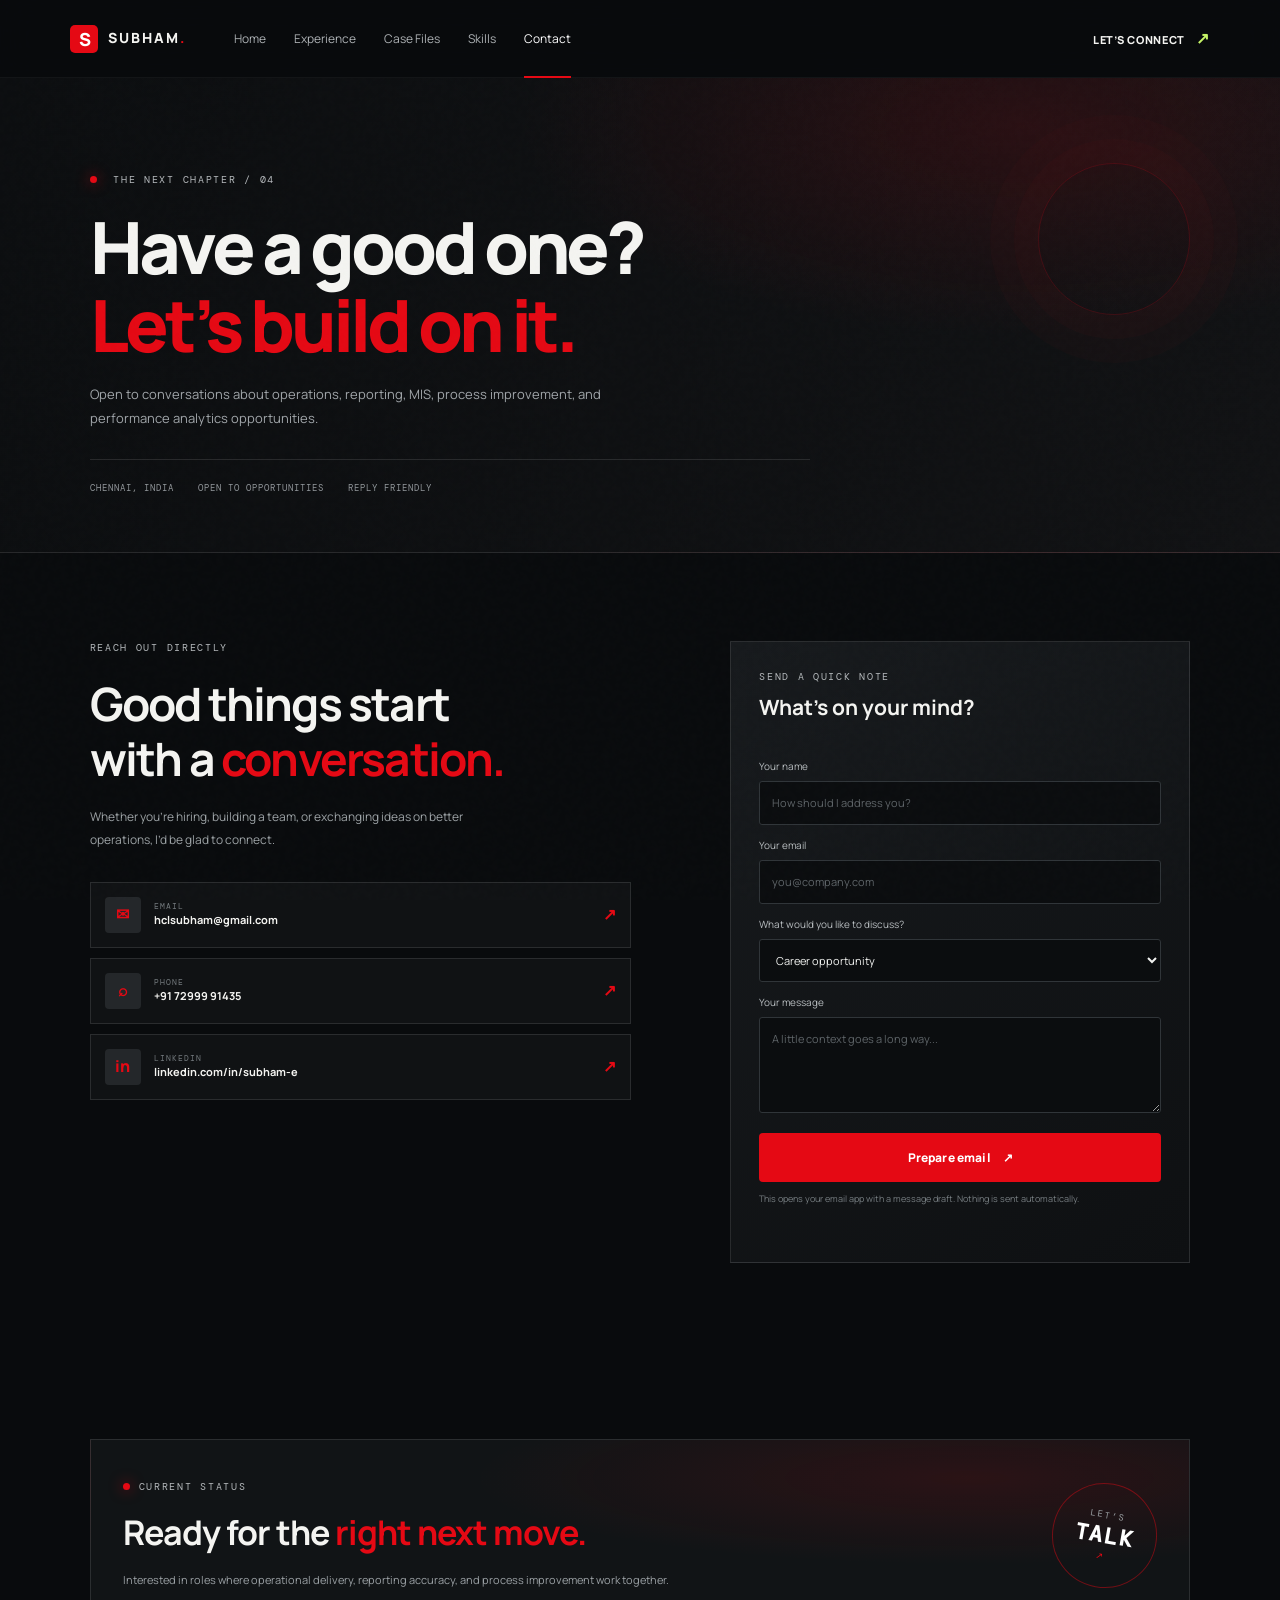
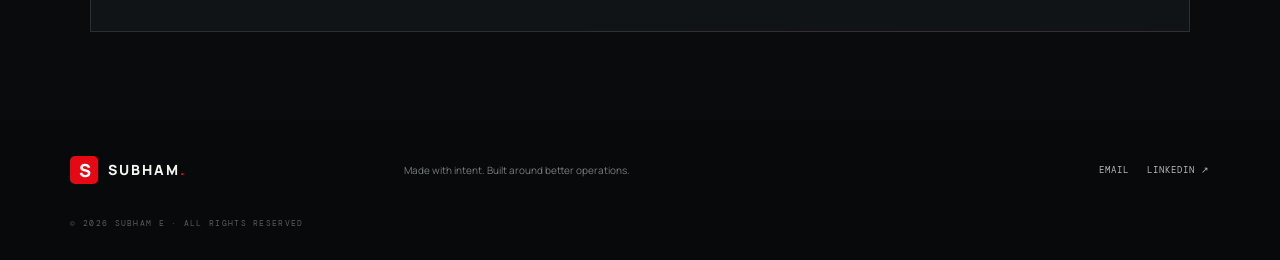
<file: contact.html>
<!DOCTYPE html><html lang="en"><head><meta charset="UTF-8"><meta name="viewport" content="width=device-width, initial-scale=1.0"><title>Contact | Subham E</title><link rel="stylesheet" href="styles.css"></head><body><div class="noise"></div><header class="topbar"><a class="brand" href="portfolio.html"><span class="brand-mark">S</span><span>SUBHAM<span class="brand-dot">.</span></span></a><nav class="main-nav"><a href="portfolio.html">Home</a><a href="experience.html">Experience</a><a href="projects.html">Case Files</a><a href="skills.html">Skills</a><a class="active" href="contact.html">Contact</a></nav><a class="top-cta" href="mailto:hclsubham@gmail.com">Let’s connect <span>↗</span></a><button class="menu-toggle" aria-label="Toggle navigation" aria-expanded="false">☰</button></header>
<main><section class="page-hero contact-hero"><p class="eyebrow"><span class="live-dot"></span> THE NEXT CHAPTER / 04</p><h1>Have a good one?<br><span>Let’s build on it.</span></h1><p>Open to conversations about operations, reporting, MIS, process improvement, and performance analytics opportunities.</p><div class="page-hero-meta"><span>CHENNAI, INDIA</span><span>OPEN TO OPPORTUNITIES</span><span>REPLY FRIENDLY</span></div></section>
<section class="section section-pad contact-layout"><div class="contact-copy"><p class="eyebrow">REACH OUT DIRECTLY</p><h2>Good things start<br>with a <span>conversation.</span></h2><p>Whether you’re hiring, building a team, or exchanging ideas on better operations, I’d be glad to connect.</p><div class="contact-links"><a href="mailto:hclsubham@gmail.com" class="contact-link"><span class="contact-icon">✉</span><span><small>EMAIL</small><strong>hclsubham@gmail.com</strong></span><b>↗</b></a><a href="tel:+917299991435" class="contact-link"><span class="contact-icon">⌕</span><span><small>PHONE</small><strong>+91 72999 91435</strong></span><b>↗</b></a><a href="https://www.linkedin.com/in/subham-e" target="_blank" rel="noreferrer" class="contact-link"><span class="contact-icon">in</span><span><small>LINKEDIN</small><strong>linkedin.com/in/subham-e</strong></span><b>↗</b></a></div></div>
<div class="contact-form-card"><p class="eyebrow">SEND A QUICK NOTE</p><h3>What’s on your mind?</h3><form id="contact-form"><label for="name">Your name</label><input id="name" name="name" type="text" placeholder="How should I address you?" required><label for="email">Your email</label><input id="email" name="email" type="email" placeholder="you@company.com" required><label for="topic">What would you like to discuss?</label><select id="topic" name="topic"><option>Career opportunity</option><option>Operations / reporting</option><option>Networking</option><option>Other</option></select><label for="message">Your message</label><textarea id="message" name="message" rows="4" placeholder="A little context goes a long way..." required></textarea><button class="btn btn-primary form-submit" type="submit">Prepare email <span>↗</span></button><p class="form-note">This opens your email app with a message draft. Nothing is sent automatically.</p><p class="form-status" id="form-status" aria-live="polite"></p></form></div></section>
<section class="section section-pad"><div class="availability-card"><div><span class="live-dot"></span><span class="eyebrow">CURRENT STATUS</span><h2>Ready for the <span>right next move.</span></h2><p>Interested in roles where operational delivery, reporting accuracy, and process improvement work together.</p></div><div class="availability-stamp"><span>LET’S</span><strong>TALK</strong><span>↗</span></div></div></section></main><footer class="footer"><a class="brand" href="portfolio.html"><span class="brand-mark">S</span><span>SUBHAM<span class="brand-dot">.</span></span></a><p>Made with intent. Built around better operations.</p><div><a href="mailto:hclsubham@gmail.com">EMAIL</a><a href="https://www.linkedin.com/in/subham-e" target="_blank" rel="noreferrer">LINKEDIN ↗</a></div><small>© <span class="year"></span> SUBHAM E · ALL RIGHTS RESERVED</small></footer><script src="script.js"></script></body></html>
</file>
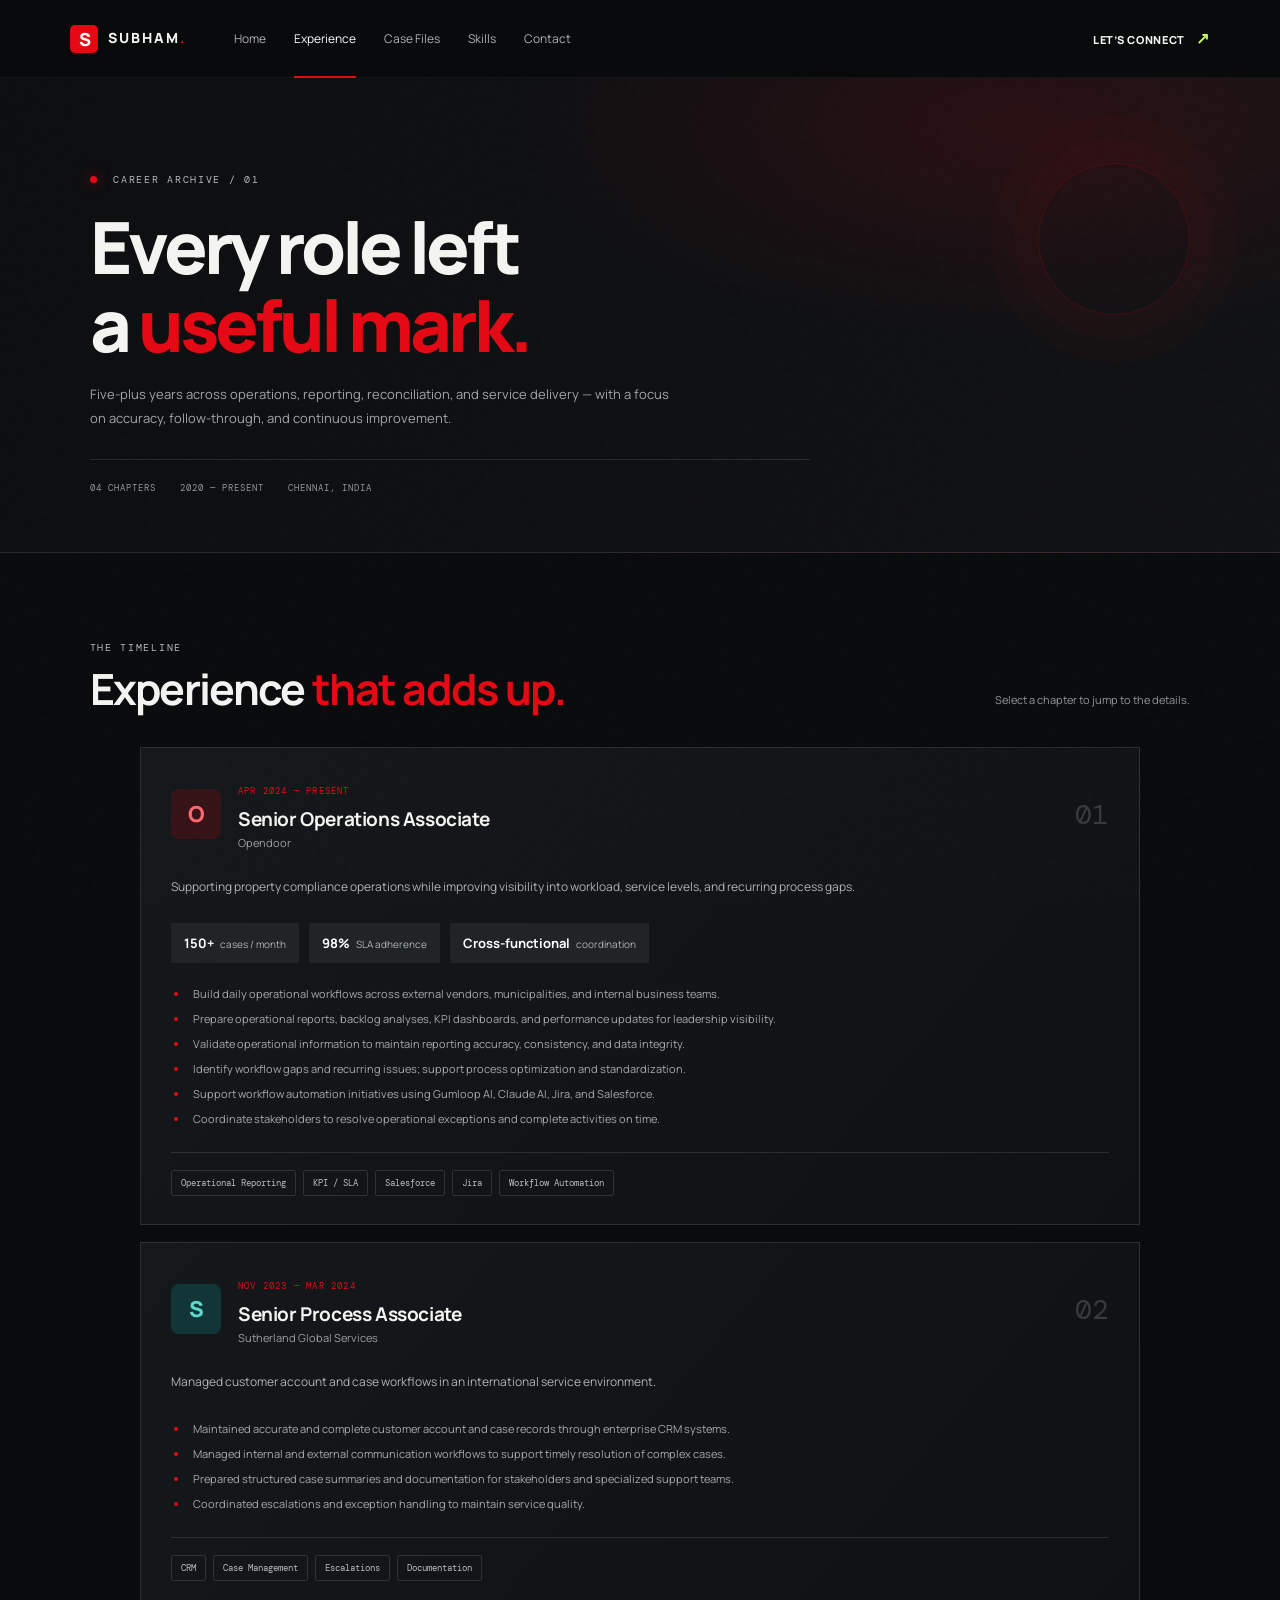
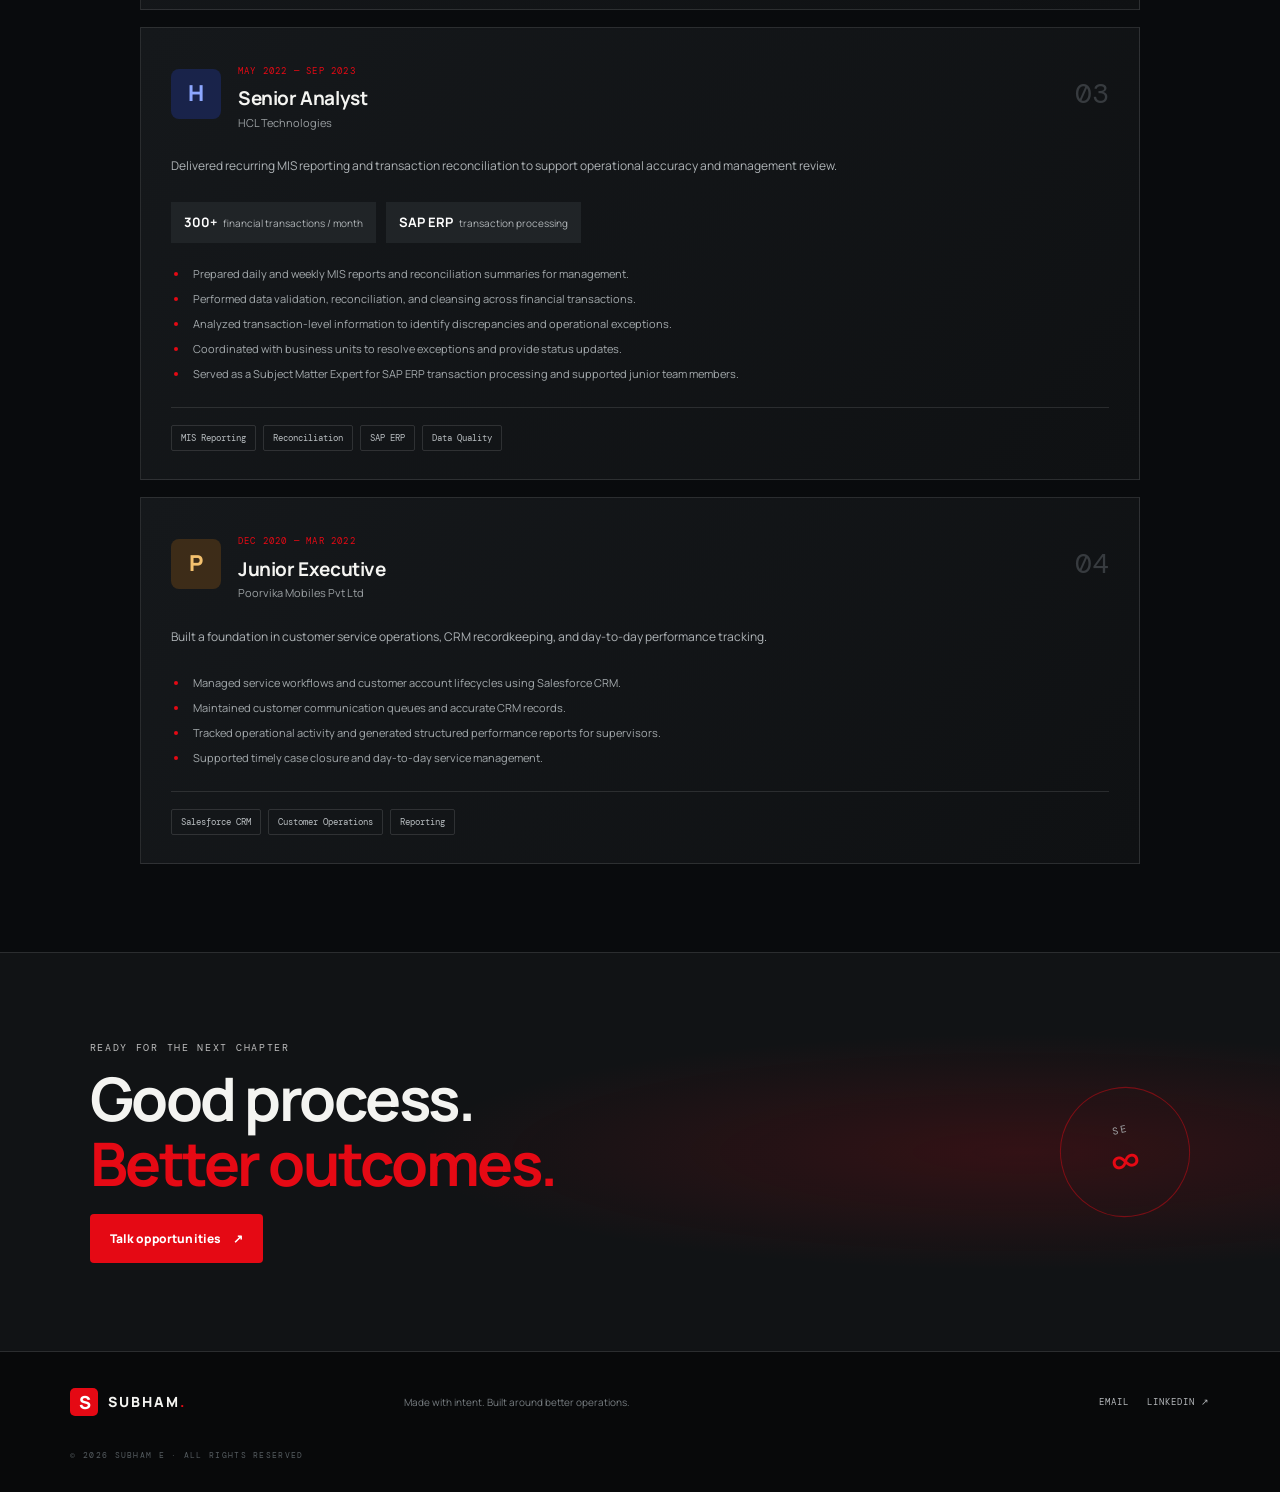
<file: experience.html>
<!DOCTYPE html><html lang="en"><head><meta charset="UTF-8"><meta name="viewport" content="width=device-width, initial-scale=1.0"><title>Experience | Subham E</title><link rel="stylesheet" href="styles.css"></head><body><div class="noise"></div><header class="topbar"><a class="brand" href="portfolio.html"><span class="brand-mark">S</span><span>SUBHAM<span class="brand-dot">.</span></span></a><nav class="main-nav"><a href="portfolio.html">Home</a><a class="active" href="experience.html">Experience</a><a href="projects.html">Case Files</a><a href="skills.html">Skills</a><a href="contact.html">Contact</a></nav><a class="top-cta" href="contact.html">Let’s connect <span>↗</span></a><button class="menu-toggle" aria-label="Toggle navigation" aria-expanded="false">☰</button></header>
<main><section class="page-hero"><p class="eyebrow"><span class="live-dot"></span> CAREER ARCHIVE / 01</p><h1>Every role left<br>a <span>useful mark.</span></h1><p>Five-plus years across operations, reporting, reconciliation, and service delivery — with a focus on accuracy, follow-through, and continuous improvement.</p><div class="page-hero-meta"><span>04 CHAPTERS</span><span>2020 — PRESENT</span><span>CHENNAI, INDIA</span></div></section>
<section class="section section-pad"><div class="section-heading"><div><p class="eyebrow">THE TIMELINE</p><h2>Experience <span>that adds up.</span></h2></div><span class="section-note">Select a chapter to jump to the details.</span></div>
<div class="timeline">
<article class="role-card" id="opendoor"><div class="role-top"><div class="company-mark mark-od">O</div><div class="role-title"><span class="role-date">APR 2024 — PRESENT</span><h3>Senior Operations Associate</h3><p>Opendoor</p></div><span class="role-number">01</span></div><p class="role-summary">Supporting property compliance operations while improving visibility into workload, service levels, and recurring process gaps.</p><div class="role-metrics"><span><b>150+</b> cases / month</span><span><b>98%</b> SLA adherence</span><span><b>Cross-functional</b> coordination</span></div><ul class="detail-list"><li>Build daily operational workflows across external vendors, municipalities, and internal business teams.</li><li>Prepare operational reports, backlog analyses, KPI dashboards, and performance updates for leadership visibility.</li><li>Validate operational information to maintain reporting accuracy, consistency, and data integrity.</li><li>Identify workflow gaps and recurring issues; support process optimization and standardization.</li><li>Support workflow automation initiatives using Gumloop AI, Claude AI, Jira, and Salesforce.</li><li>Coordinate stakeholders to resolve operational exceptions and complete activities on time.</li></ul><div class="tag-list"><span>Operational Reporting</span><span>KPI / SLA</span><span>Salesforce</span><span>Jira</span><span>Workflow Automation</span></div></article>
<article class="role-card" id="sutherland"><div class="role-top"><div class="company-mark mark-sg">S</div><div class="role-title"><span class="role-date">NOV 2023 — MAR 2024</span><h3>Senior Process Associate</h3><p>Sutherland Global Services</p></div><span class="role-number">02</span></div><p class="role-summary">Managed customer account and case workflows in an international service environment.</p><ul class="detail-list"><li>Maintained accurate and complete customer account and case records through enterprise CRM systems.</li><li>Managed internal and external communication workflows to support timely resolution of complex cases.</li><li>Prepared structured case summaries and documentation for stakeholders and specialized support teams.</li><li>Coordinated escalations and exception handling to maintain service quality.</li></ul><div class="tag-list"><span>CRM</span><span>Case Management</span><span>Escalations</span><span>Documentation</span></div></article>
<article class="role-card" id="hcl"><div class="role-top"><div class="company-mark mark-hcl">H</div><div class="role-title"><span class="role-date">MAY 2022 — SEP 2023</span><h3>Senior Analyst</h3><p>HCL Technologies</p></div><span class="role-number">03</span></div><p class="role-summary">Delivered recurring MIS reporting and transaction reconciliation to support operational accuracy and management review.</p><div class="role-metrics"><span><b>300+</b> financial transactions / month</span><span><b>SAP ERP</b> transaction processing</span></div><ul class="detail-list"><li>Prepared daily and weekly MIS reports and reconciliation summaries for management.</li><li>Performed data validation, reconciliation, and cleansing across financial transactions.</li><li>Analyzed transaction-level information to identify discrepancies and operational exceptions.</li><li>Coordinated with business units to resolve exceptions and provide status updates.</li><li>Served as a Subject Matter Expert for SAP ERP transaction processing and supported junior team members.</li></ul><div class="tag-list"><span>MIS Reporting</span><span>Reconciliation</span><span>SAP ERP</span><span>Data Quality</span></div></article>
<article class="role-card" id="poorvika"><div class="role-top"><div class="company-mark mark-pm">P</div><div class="role-title"><span class="role-date">DEC 2020 — MAR 2022</span><h3>Junior Executive</h3><p>Poorvika Mobiles Pvt Ltd</p></div><span class="role-number">04</span></div><p class="role-summary">Built a foundation in customer service operations, CRM recordkeeping, and day-to-day performance tracking.</p><ul class="detail-list"><li>Managed service workflows and customer account lifecycles using Salesforce CRM.</li><li>Maintained customer communication queues and accurate CRM records.</li><li>Tracked operational activity and generated structured performance reports for supervisors.</li><li>Supported timely case closure and day-to-day service management.</li></ul><div class="tag-list"><span>Salesforce CRM</span><span>Customer Operations</span><span>Reporting</span></div></article>
</div></section><section class="closing-banner section-pad"><div><p class="eyebrow">READY FOR THE NEXT CHAPTER</p><h2>Good process.<br><span>Better outcomes.</span></h2><a class="btn btn-primary" href="contact.html">Talk opportunities <span>↗</span></a></div><div class="closing-stamp">SE<br><span>∞</span></div></section></main><footer class="footer"><a class="brand" href="portfolio.html"><span class="brand-mark">S</span><span>SUBHAM<span class="brand-dot">.</span></span></a><p>Made with intent. Built around better operations.</p><div><a href="mailto:hclsubham@gmail.com">EMAIL</a><a href="https://www.linkedin.com/in/subham-e" target="_blank" rel="noreferrer">LINKEDIN ↗</a></div><small>© <span class="year"></span> SUBHAM E · ALL RIGHTS RESERVED</small></footer><script src="script.js"></script></body></html>
</file>
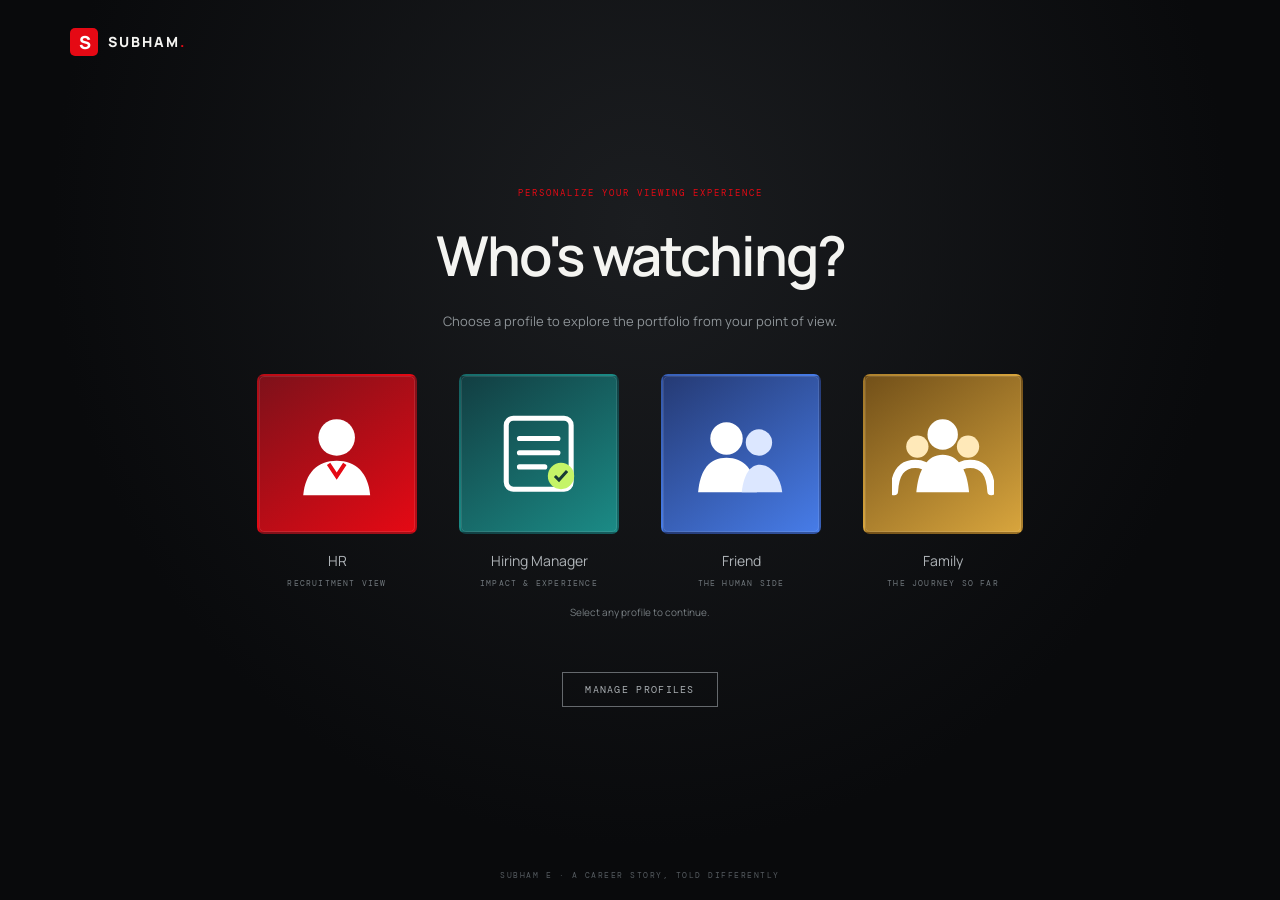
<file: profiles.html>
<!DOCTYPE html><html lang="en"><head><meta charset="UTF-8"><meta name="viewport" content="width=device-width,initial-scale=1"><title>Who's watching? | Subham</title><link rel="stylesheet" href="styles.css">
<style>
.profile-page{min-height:100vh;background:radial-gradient(ellipse at 50% 25%,#1b1d20,#090a0c 65%);display:flex;flex-direction:column}.profile-top{padding:28px 5.5vw}.profile-main{flex:1;display:flex;flex-direction:column;align-items:center;justify-content:center;padding:50px 24px 90px}.profile-main h1{font-size:clamp(32px,5vw,55px);letter-spacing:-2px;font-weight:600;margin:0 0 12px;text-align:center}.profile-main>p{color:#8e9498;font-size:13px;margin:0 0 42px;text-align:center}.profile-grid{display:grid;grid-template-columns:repeat(4,minmax(130px,180px));gap:22px}.profile-choice{background:transparent;border:0;color:#ddd;cursor:pointer;text-align:center;padding:0;group:unset}.profile-avatar{width:clamp(112px,13vw,160px);aspect-ratio:1;border:2px solid transparent;border-radius:7px;display:grid;place-items:center;margin:0 auto 14px;transition:.2s;overflow:hidden;position:relative}.profile-avatar:after{content:"";position:absolute;inset:0;border:1px solid rgba(255,255,255,.1);border-radius:5px}.profile-avatar svg{width:65%;height:65%}.profile-choice:hover .profile-avatar,.profile-choice:focus-visible .profile-avatar{border-color:#fff;transform:scale(1.04)}.profile-choice:hover .profile-name{color:white}.profile-name{font-size:14px;color:#aeb3b7;transition:.2s}.profile-sub{font:8px 'DM Mono',monospace;letter-spacing:1.2px;color:#6f767b;margin-top:5px}.avatar-hr{background:linear-gradient(145deg,#7e111a,#e50914)}.avatar-hm{background:linear-gradient(145deg,#123e42,#1b8b86)}.avatar-friend{background:linear-gradient(145deg,#253a74,#477ce8)}.avatar-family{background:linear-gradient(145deg,#725019,#d8a53d)}.profile-manage{margin-top:48px;border:1px solid #65696d;color:#a9aeb2;background:transparent;padding:10px 22px;font:10px 'DM Mono',monospace;letter-spacing:1.3px;cursor:pointer}.profile-footer{padding:20px;text-align:center;color:#555b60;font:8px 'DM Mono',monospace;letter-spacing:1.5px}.profile-intro{font:9px 'DM Mono',monospace;letter-spacing:2px;color:#e50914;margin-bottom:12px}.profile-choice.selected .profile-avatar{border-color:#e50914;box-shadow:0 0 24px #e5091426}.profile-tip{min-height:20px;color:#777e82;font-size:10px;margin-top:16px;text-align:center}
@media(max-width:700px){.profile-grid{grid-template-columns:repeat(2,minmax(120px,155px));gap:27px 20px}.profile-avatar{width:clamp(110px,30vw,145px)}.profile-main{padding-top:40px}.profile-main>p{margin-bottom:32px}.profile-manage{margin-top:34px}}
</style></head><body class="profile-page">
<header class="profile-top"><a class="brand" href="index.html"><span class="brand-mark">S</span><span>SUBHAM<span class="brand-dot">.</span></span></a></header>
<main class="profile-main"><div class="profile-intro">PERSONALIZE YOUR VIEWING EXPERIENCE</div><h1>Who's watching?</h1><p>Choose a profile to explore the portfolio from your point of view.</p>
<div class="profile-grid">
<button class="profile-choice" data-profile="hr" aria-label="View as HR"><span class="profile-avatar avatar-hr"><svg viewBox="0 0 100 100" fill="none"><circle cx="50" cy="34" r="18" fill="#fff"/><path d="M17 91c2-22 14-34 33-34s31 12 33 34" fill="#fff"/><path d="M42 60l8 12 8-12" stroke="#e50914" stroke-width="4"/></svg></span><span class="profile-name">HR</span><div class="profile-sub">RECRUITMENT VIEW</div></button>
<button class="profile-choice" data-profile="manager" aria-label="View as Hiring Manager"><span class="profile-avatar avatar-hm"><svg viewBox="0 0 100 100" fill="none"><rect x="18" y="15" width="64" height="70" rx="7" stroke="#fff" stroke-width="5"/><path d="M31 35h38M31 49h38M31 63h25" stroke="#fff" stroke-width="5" stroke-linecap="round"/><circle cx="72" cy="72" r="13" fill="#c5f467"/><path d="M66 72l4 4 8-9" stroke="#183b36" stroke-width="3"/></svg></span><span class="profile-name">Hiring Manager</span><div class="profile-sub">IMPACT & EXPERIENCE</div></button>
<button class="profile-choice" data-profile="friend" aria-label="View as Friend"><span class="profile-avatar avatar-friend"><svg viewBox="0 0 100 100" fill="none"><circle cx="36" cy="35" r="16" fill="#fff"/><circle cx="68" cy="39" r="13" fill="#dce7ff"/><path d="M8 88c2-22 11-34 28-34s28 12 30 34" fill="#fff"/><path d="M51 88c2-17 8-27 18-27s20 10 22 27" fill="#dce7ff"/></svg></span><span class="profile-name">Friend</span><div class="profile-sub">THE HUMAN SIDE</div></button>
<button class="profile-choice" data-profile="family" aria-label="View as Family"><span class="profile-avatar avatar-family"><svg viewBox="0 0 100 100" fill="none"><circle cx="50" cy="31" r="15" fill="#fff"/><circle cx="25" cy="43" r="11" fill="#ffe9b9"/><circle cx="75" cy="43" r="11" fill="#ffe9b9"/><path d="M24 88c2-23 11-37 26-37s24 14 26 37" fill="#fff"/><path d="M2 87c1-17 7-27 21-27 6 0 11 2 14 7M98 87c-1-17-7-27-21-27-6 0-11 2-14 7" stroke="#fff" stroke-width="8" stroke-linecap="round"/></svg></span><span class="profile-name">Family</span><div class="profile-sub">THE JOURNEY SO FAR</div></button>
</div><div class="profile-tip" id="profile-tip" aria-live="polite">Select any profile to continue.</div><button class="profile-manage" id="manage-profiles">MANAGE PROFILES</button></main><footer class="profile-footer">SUBHAM E · A CAREER STORY, TOLD DIFFERENTLY</footer>
<script>
const descriptions={hr:"A recruiter-friendly overview: role fit, career timeline, core skills, and contact details.",manager:"A deeper look at operational ownership, metrics, process thinking, and problem-solving.",friend:"A lighter introduction to the person behind the work and the skills built along the way.",family:"A simple career journey, milestones, education, and the road ahead."};
document.querySelectorAll('.profile-choice').forEach(button=>button.addEventListener('click',()=>{const profile=button.dataset.profile;sessionStorage.setItem('subhamViewerProfile',profile);document.querySelectorAll('.profile-choice').forEach(b=>b.classList.remove('selected'));button.classList.add('selected');document.getElementById('profile-tip').textContent=descriptions[profile];setTimeout(()=>location.href='portfolio.html?view='+profile,260)}));
document.getElementById('manage-profiles').addEventListener('click',()=>{document.getElementById('profile-tip').textContent='Choose HR, Hiring Manager, Friend, or Family to continue. You can change profiles any time by returning here.'});
</script></body></html>
</file>
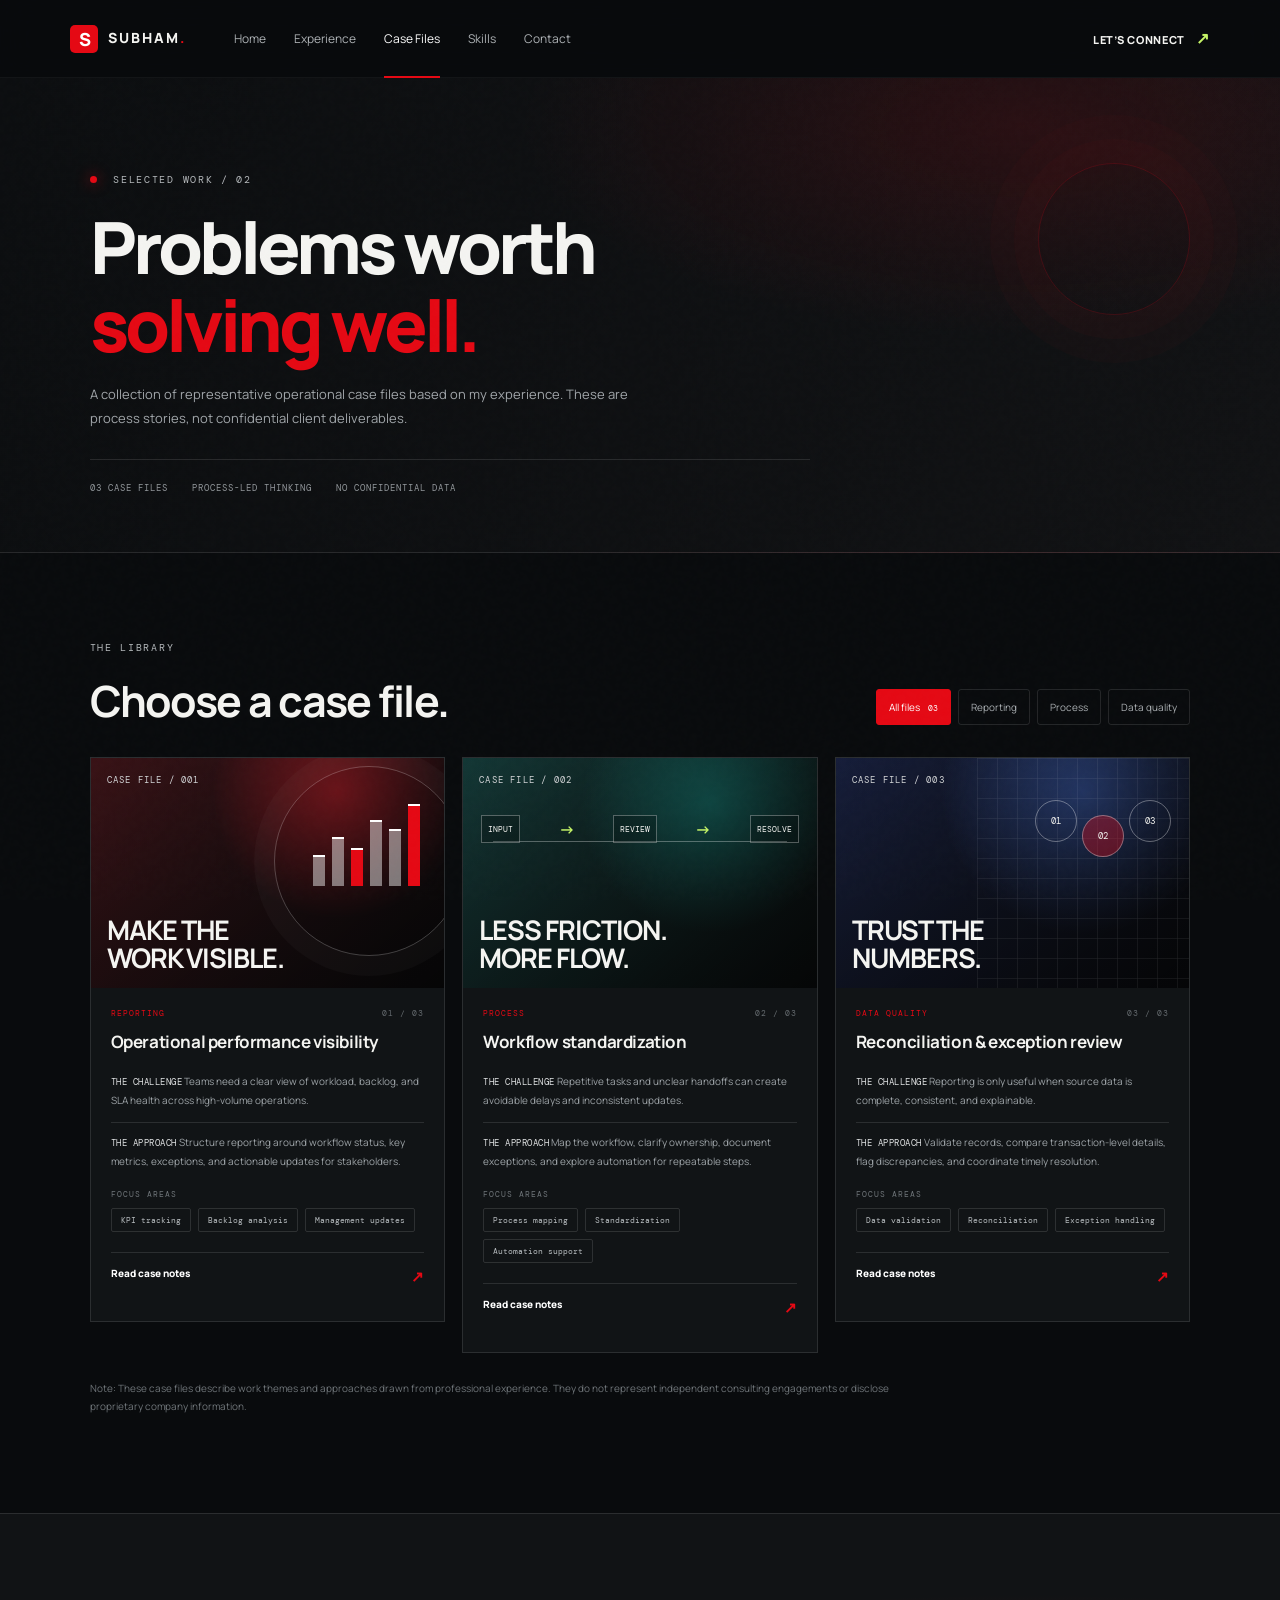
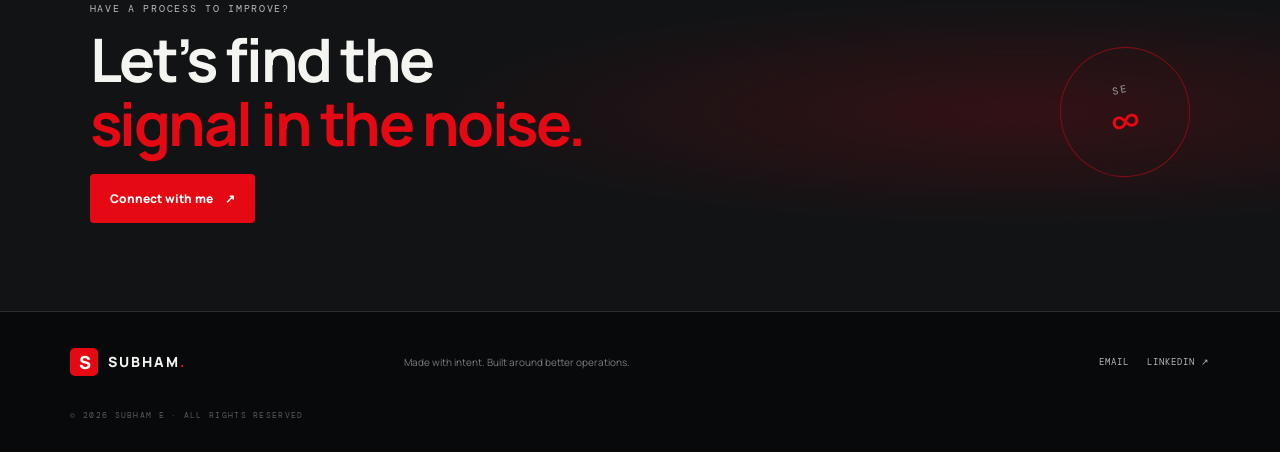
<file: projects.html>
<!DOCTYPE html><html lang="en"><head><meta charset="UTF-8"><meta name="viewport" content="width=device-width, initial-scale=1.0"><title>Case Files | Subham E</title><link rel="stylesheet" href="styles.css"></head><body><div class="noise"></div><header class="topbar"><a class="brand" href="portfolio.html"><span class="brand-mark">S</span><span>SUBHAM<span class="brand-dot">.</span></span></a><nav class="main-nav"><a href="portfolio.html">Home</a><a href="experience.html">Experience</a><a class="active" href="projects.html">Case Files</a><a href="skills.html">Skills</a><a href="contact.html">Contact</a></nav><a class="top-cta" href="contact.html">Let’s connect <span>↗</span></a><button class="menu-toggle" aria-label="Toggle navigation" aria-expanded="false">☰</button></header>
<main><section class="page-hero"><p class="eyebrow"><span class="live-dot"></span> SELECTED WORK / 02</p><h1>Problems worth<br><span>solving well.</span></h1><p>A collection of representative operational case files based on my experience. These are process stories, not confidential client deliverables.</p><div class="page-hero-meta"><span>03 CASE FILES</span><span>PROCESS-LED THINKING</span><span>NO CONFIDENTIAL DATA</span></div></section>
<section class="section section-pad"><div class="filter-bar"><div><p class="eyebrow">THE LIBRARY</p><h2>Choose a <span>case file.</span></h2></div><div class="filters" role="group" aria-label="Filter case files"><button class="filter active" data-filter="all">All files <span>03</span></button><button class="filter" data-filter="reporting">Reporting</button><button class="filter" data-filter="process">Process</button><button class="filter" data-filter="data">Data quality</button></div></div>
<div class="case-grid">
<article class="case-card" data-category="reporting data"><div class="case-art case-art-one"><span>CASE FILE / 001</span><div class="chart-bars"><i style="height:35%"></i><i style="height:55%"></i><i style="height:43%"></i><i style="height:74%"></i><i style="height:64%"></i><i style="height:92%"></i></div><div class="art-orbit"></div><strong>MAKE THE<br>WORK VISIBLE.</strong></div><div class="case-body"><div class="case-kicker"><span>REPORTING</span><span>01 / 03</span></div><h3>Operational performance visibility</h3><p class="case-challenge"><b>THE CHALLENGE</b> Teams need a clear view of workload, backlog, and SLA health across high-volume operations.</p><p><b>THE APPROACH</b> Structure reporting around workflow status, key metrics, exceptions, and actionable updates for stakeholders.</p><div class="case-outcome"><span>FOCUS AREAS</span><div class="tag-list"><span>KPI tracking</span><span>Backlog analysis</span><span>Management updates</span></div></div><button class="details-btn" data-modal="case1">Read case notes <span>↗</span></button></div></article>
<article class="case-card" data-category="process"><div class="case-art case-art-two"><span>CASE FILE / 002</span><div class="flow-nodes"><i>INPUT</i><b>→</b><i>REVIEW</i><b>→</b><i>RESOLVE</i></div><div class="flow-line"></div><strong>LESS FRICTION.<br>MORE FLOW.</strong></div><div class="case-body"><div class="case-kicker"><span>PROCESS</span><span>02 / 03</span></div><h3>Workflow standardization</h3><p class="case-challenge"><b>THE CHALLENGE</b> Repetitive tasks and unclear handoffs can create avoidable delays and inconsistent updates.</p><p><b>THE APPROACH</b> Map the workflow, clarify ownership, document exceptions, and explore automation for repeatable steps.</p><div class="case-outcome"><span>FOCUS AREAS</span><div class="tag-list"><span>Process mapping</span><span>Standardization</span><span>Automation support</span></div></div><button class="details-btn" data-modal="case2">Read case notes <span>↗</span></button></div></article>
<article class="case-card" data-category="data reporting"><div class="case-art case-art-three"><span>CASE FILE / 003</span><div class="data-circles"><i>01</i><i>02</i><i>03</i></div><div class="data-grid"></div><strong>TRUST THE<br>NUMBERS.</strong></div><div class="case-body"><div class="case-kicker"><span>DATA QUALITY</span><span>03 / 03</span></div><h3>Reconciliation & exception review</h3><p class="case-challenge"><b>THE CHALLENGE</b> Reporting is only useful when source data is complete, consistent, and explainable.</p><p><b>THE APPROACH</b> Validate records, compare transaction-level details, flag discrepancies, and coordinate timely resolution.</p><div class="case-outcome"><span>FOCUS AREAS</span><div class="tag-list"><span>Data validation</span><span>Reconciliation</span><span>Exception handling</span></div></div><button class="details-btn" data-modal="case3">Read case notes <span>↗</span></button></div></article>
</div><p class="disclaimer">Note: These case files describe work themes and approaches drawn from professional experience. They do not represent independent consulting engagements or disclose proprietary company information.</p></section><section class="closing-banner section-pad"><div><p class="eyebrow">HAVE A PROCESS TO IMPROVE?</p><h2>Let’s find the<br><span>signal in the noise.</span></h2><a class="btn btn-primary" href="contact.html">Connect with me <span>↗</span></a></div><div class="closing-stamp">SE<br><span>∞</span></div></section></main>
<div class="modal" id="case-modal" aria-hidden="true"><div class="modal-backdrop"></div><div class="modal-panel" role="dialog" aria-modal="true" aria-labelledby="modal-title"><button class="modal-close" aria-label="Close case notes">×</button><p class="eyebrow" id="modal-kicker">CASE NOTES</p><h2 id="modal-title">Case notes</h2><div id="modal-content"></div></div></div>
<footer class="footer"><a class="brand" href="portfolio.html"><span class="brand-mark">S</span><span>SUBHAM<span class="brand-dot">.</span></span></a><p>Made with intent. Built around better operations.</p><div><a href="mailto:hclsubham@gmail.com">EMAIL</a><a href="https://www.linkedin.com/in/subham-e" target="_blank" rel="noreferrer">LINKEDIN ↗</a></div><small>© <span class="year"></span> SUBHAM E · ALL RIGHTS RESERVED</small></footer><script src="script.js"></script></body></html>
</file>
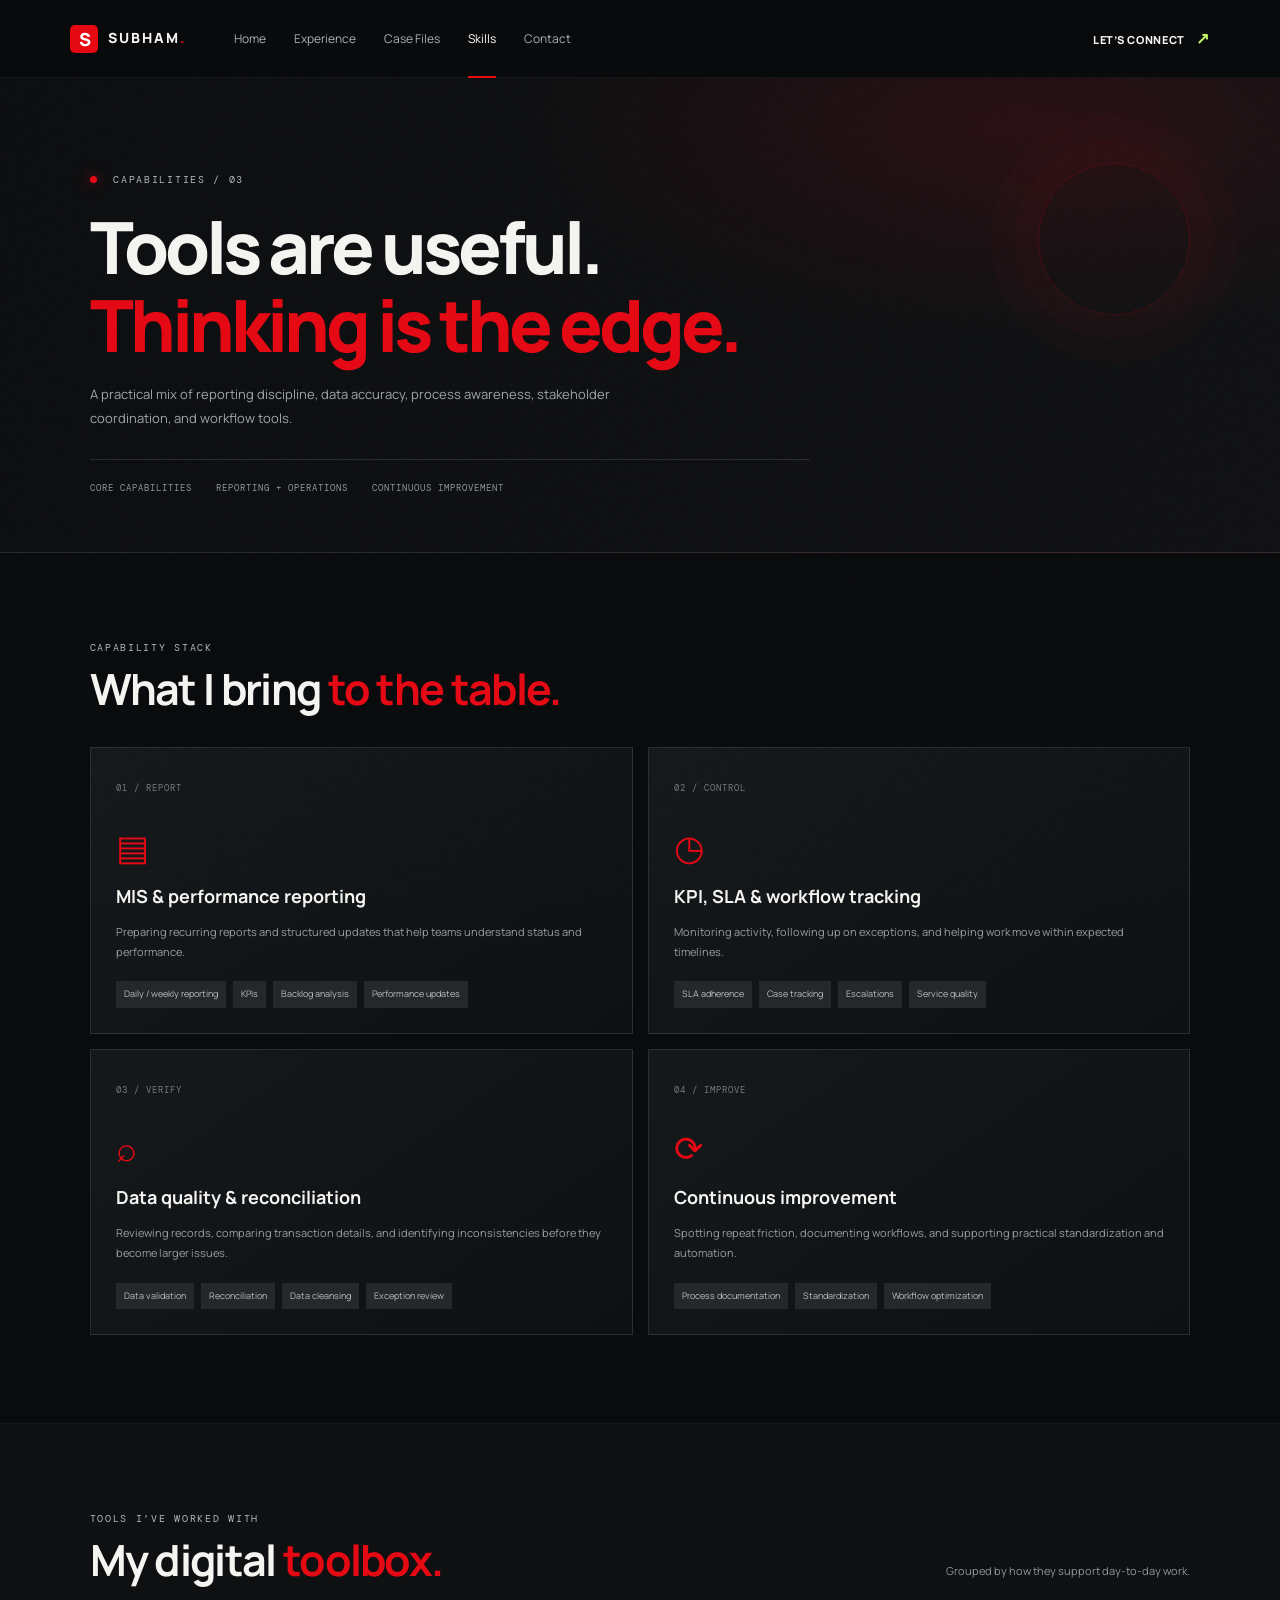
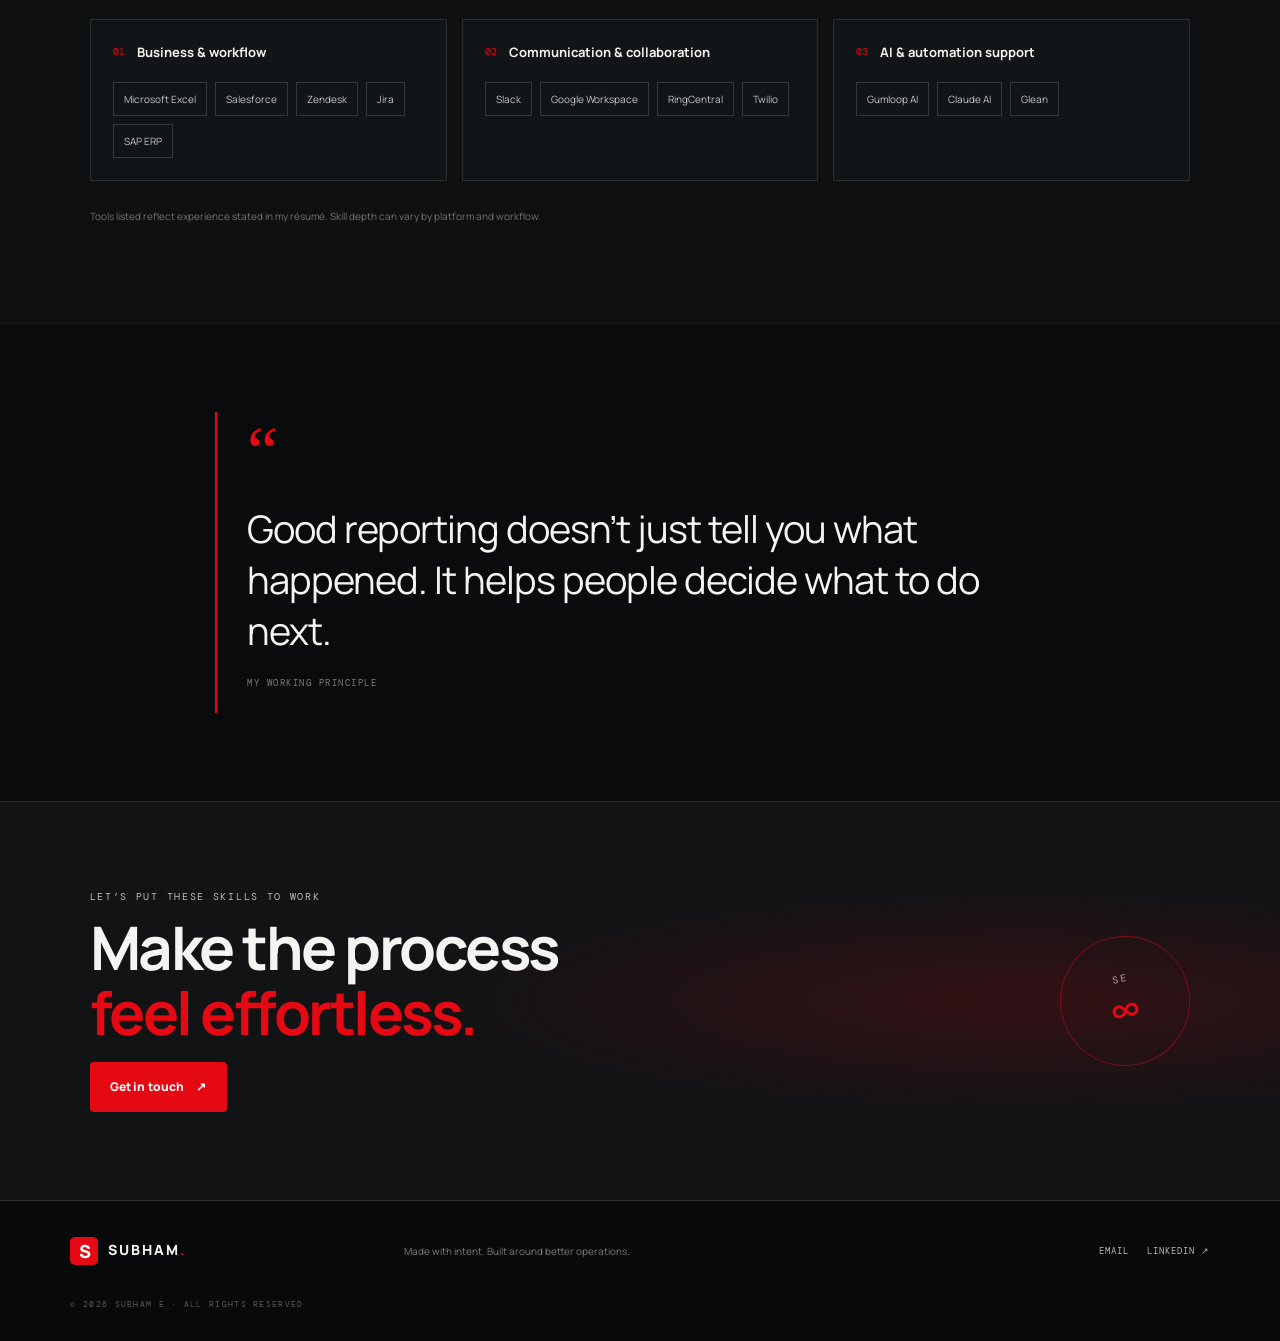
<file: skills.html>
<!DOCTYPE html><html lang="en"><head><meta charset="UTF-8"><meta name="viewport" content="width=device-width, initial-scale=1.0"><title>Skills | Subham E</title><link rel="stylesheet" href="styles.css"></head><body><div class="noise"></div><header class="topbar"><a class="brand" href="portfolio.html"><span class="brand-mark">S</span><span>SUBHAM<span class="brand-dot">.</span></span></a><nav class="main-nav"><a href="portfolio.html">Home</a><a href="experience.html">Experience</a><a href="projects.html">Case Files</a><a class="active" href="skills.html">Skills</a><a href="contact.html">Contact</a></nav><a class="top-cta" href="contact.html">Let’s connect <span>↗</span></a><button class="menu-toggle" aria-label="Toggle navigation" aria-expanded="false">☰</button></header>
<main><section class="page-hero"><p class="eyebrow"><span class="live-dot"></span> CAPABILITIES / 03</p><h1>Tools are useful.<br><span>Thinking is the edge.</span></h1><p>A practical mix of reporting discipline, data accuracy, process awareness, stakeholder coordination, and workflow tools.</p><div class="page-hero-meta"><span>CORE CAPABILITIES</span><span>REPORTING + OPERATIONS</span><span>CONTINUOUS IMPROVEMENT</span></div></section>
<section class="section section-pad"><div class="section-heading"><div><p class="eyebrow">CAPABILITY STACK</p><h2>What I bring <span>to the table.</span></h2></div></div><div class="capability-grid"><article class="capability-card"><span class="capability-no">01 / REPORT</span><div class="capability-icon">▤</div><h3>MIS & performance reporting</h3><p>Preparing recurring reports and structured updates that help teams understand status and performance.</p><div class="skill-line"><span>Daily / weekly reporting</span><span>KPIs</span><span>Backlog analysis</span><span>Performance updates</span></div></article><article class="capability-card"><span class="capability-no">02 / CONTROL</span><div class="capability-icon">◷</div><h3>KPI, SLA & workflow tracking</h3><p>Monitoring activity, following up on exceptions, and helping work move within expected timelines.</p><div class="skill-line"><span>SLA adherence</span><span>Case tracking</span><span>Escalations</span><span>Service quality</span></div></article><article class="capability-card"><span class="capability-no">03 / VERIFY</span><div class="capability-icon">⌕</div><h3>Data quality & reconciliation</h3><p>Reviewing records, comparing transaction details, and identifying inconsistencies before they become larger issues.</p><div class="skill-line"><span>Data validation</span><span>Reconciliation</span><span>Data cleansing</span><span>Exception review</span></div></article><article class="capability-card"><span class="capability-no">04 / IMPROVE</span><div class="capability-icon">⟳</div><h3>Continuous improvement</h3><p>Spotting repeat friction, documenting workflows, and supporting practical standardization and automation.</p><div class="skill-line"><span>Process documentation</span><span>Standardization</span><span>Workflow optimization</span></div></article></div></section>
<section class="section section-pad dark-panel"><div class="section-heading"><div><p class="eyebrow">TOOLS I’VE WORKED WITH</p><h2>My digital <span>toolbox.</span></h2></div><p class="section-note">Grouped by how they support day-to-day work.</p></div><div class="tool-groups"><article class="tool-group"><div class="tool-group-head"><span>01</span><h3>Business & workflow</h3></div><div class="tool-pills"><span>Microsoft Excel</span><span>Salesforce</span><span>Zendesk</span><span>Jira</span><span>SAP ERP</span></div></article><article class="tool-group"><div class="tool-group-head"><span>02</span><h3>Communication & collaboration</h3></div><div class="tool-pills"><span>Slack</span><span>Google Workspace</span><span>RingCentral</span><span>Twilio</span></div></article><article class="tool-group"><div class="tool-group-head"><span>03</span><h3>AI & automation support</h3></div><div class="tool-pills"><span>Gumloop AI</span><span>Claude AI</span><span>Glean</span></div></article></div><p class="disclaimer">Tools listed reflect experience stated in my résumé. Skill depth can vary by platform and workflow.</p></section><section class="section section-pad"><div class="quote-panel"><span class="quote-mark">“</span><blockquote>Good reporting doesn’t just tell you what happened. It helps people decide what to do next.</blockquote><p>MY WORKING PRINCIPLE</p></div></section><section class="closing-banner section-pad"><div><p class="eyebrow">LET’S PUT THESE SKILLS TO WORK</p><h2>Make the process<br><span>feel effortless.</span></h2><a class="btn btn-primary" href="contact.html">Get in touch <span>↗</span></a></div><div class="closing-stamp">SE<br><span>∞</span></div></section></main><footer class="footer"><a class="brand" href="portfolio.html"><span class="brand-mark">S</span><span>SUBHAM<span class="brand-dot">.</span></span></a><p>Made with intent. Built around better operations.</p><div><a href="mailto:hclsubham@gmail.com">EMAIL</a><a href="https://www.linkedin.com/in/subham-e" target="_blank" rel="noreferrer">LINKEDIN ↗</a></div><small>© <span class="year"></span> SUBHAM E · ALL RIGHTS RESERVED</small></footer><script src="script.js"></script></body></html>
</file>
<file: styles.css>
@import url('https://fonts.googleapis.com/css2?family=DM+Mono:wght@400;500&family=Manrope:wght@400;500;600;700;800&display=swap');
:root{--bg:#090b0d;--panel:#101316;--panel2:#15191d;--text:#f4f4f1;--muted:#9a9fa4;--line:rgba(255,255,255,.11);--red:#e50914;--lime:#c5f467;--max:1240px}
*{box-sizing:border-box}html{scroll-behavior:smooth;scroll-padding-top:90px}body{margin:0;background:var(--bg);color:var(--text);font-family:Manrope,Arial,sans-serif;line-height:1.6;overflow-x:hidden}body.modal-open{overflow:hidden}a{color:inherit;text-decoration:none}button,input,textarea,select{font:inherit}.noise{position:fixed;inset:0;pointer-events:none;z-index:10;opacity:.04;background-image:url("data:image/svg+xml,%3Csvg viewBox='0 0 180 180' xmlns='http://www.w3.org/2000/svg'%3E%3Cfilter id='n'%3E%3CfeTurbulence type='fractalNoise' baseFrequency='.8' numOctaves='3' stitchTiles='stitch'/%3E%3C/filter%3E%3Crect width='100%25' height='100%25' filter='url(%23n)' opacity='.4'/%3E%3C/svg%3E")}
.topbar{height:78px;padding:0 max(5.5vw,24px);display:flex;align-items:center;gap:48px;position:sticky;top:0;z-index:20;background:rgba(9,11,13,.86);backdrop-filter:blur(18px);border-bottom:1px solid rgba(255,255,255,.045)}.brand{display:inline-flex;align-items:center;gap:10px;font-size:14px;font-weight:800;letter-spacing:2px;white-space:nowrap}.brand-mark{width:28px;height:28px;display:grid;place-items:center;background:var(--red);border-radius:5px;font-size:18px;letter-spacing:-1px;color:#fff}.brand-dot{color:var(--red)}.main-nav{display:flex;align-items:center;gap:28px;height:100%;flex:1}.main-nav a{font-size:12px;color:#aeb2b5;transition:.2s;position:relative}.main-nav a:hover,.main-nav a.active{color:white}.main-nav a.active:after{content:"";height:2px;background:var(--red);position:absolute;bottom:-30px;left:0;right:0}.top-cta{font-size:11px;font-weight:800;letter-spacing:.7px;text-transform:uppercase;white-space:nowrap}.top-cta span{color:var(--lime);font-size:16px;margin-left:8px}.menu-toggle{display:none;background:none;border:0;color:white;font-size:24px}
.hero{min-height:690px;position:relative;display:flex;align-items:center;padding:80px max(7vw,24px) 100px;overflow:hidden;background:radial-gradient(ellipse at 80% 42%,rgba(81,29,31,.25),transparent 35%),linear-gradient(100deg,#0a0b0d 0%,#0a0b0d 48%,#111214 100%)}.hero:after{content:"";position:absolute;right:-8%;top:-12%;width:65%;height:120%;background:linear-gradient(125deg,transparent 20%,rgba(229,9,20,.06),transparent 70%);transform:rotate(-8deg)}.hero-shade{position:absolute;inset:0;background:linear-gradient(0deg,var(--bg),transparent 22%),linear-gradient(90deg,var(--bg) 4%,transparent 80%);z-index:1}.hero-content{position:relative;z-index:3;max-width:670px;padding-bottom:8px}.eyebrow{font:10px 'DM Mono',monospace;letter-spacing:1.7px;color:#b4b8bb;margin:0 0 22px;text-transform:uppercase}.live-dot{display:inline-block;width:7px;height:7px;border-radius:50%;background:var(--red);box-shadow:0 0 14px rgba(229,9,20,.7);margin-right:9px}.eyebrow-line{display:inline-block;width:32px;height:1px;background:var(--red);vertical-align:middle;margin:0 10px}.hero h1,.page-hero h1{font-size:clamp(44px,6vw,78px);letter-spacing:-4px;line-height:1.08;margin:0 0 24px;font-weight:800}.hero h1 span,.page-hero h1 span,.section-heading h2 span,.closing-banner h2 span,.contact-copy h2 span,.availability-card h2 span{color:var(--red)}.hero-copy{font-size:15px;line-height:1.9;color:#b5b8bb;max-width:560px}.hero-copy strong{color:white}.hero-actions{display:flex;flex-wrap:wrap;gap:12px;margin:30px 0 38px}.btn{display:inline-flex;align-items:center;justify-content:center;gap:12px;padding:14px 19px;border-radius:4px;font-size:12px;font-weight:800;letter-spacing:.15px;transition:transform .2s,background .2s,border-color .2s;cursor:pointer;border:1px solid transparent}.btn:hover{transform:translateY(-2px)}.btn-primary{background:var(--red);color:white}.btn-primary:hover{background:#ff1822}.btn-glass{background:rgba(255,255,255,.09);border-color:rgba(255,255,255,.12)}.btn-glass:hover{background:rgba(255,255,255,.15)}.play-icon{font-size:10px}.hero-meta,.page-hero-meta{display:flex;flex-wrap:wrap;gap:24px;color:#92979b;font:9px 'DM Mono',monospace;letter-spacing:1px}.hero-meta span:first-child{color:#d9dbdc}.hero-meta i{display:inline-block;width:5px;height:5px;background:var(--lime);border-radius:50%;margin-right:7px}.hero-portrait-wrap{position:absolute;z-index:2;width:min(35vw,420px);height:540px;right:8%;bottom:0;display:flex;align-items:flex-end;justify-content:center}.portrait-frame{height:95%;width:84%;position:relative;z-index:2;overflow:hidden;border-radius:48% 48% 0 0/35% 35% 0 0;filter:grayscale(.12);mask-image:linear-gradient(to bottom,black 78%,transparent 100%)}.portrait-frame:after{content:"";position:absolute;inset:0;background:linear-gradient(0deg,rgba(8,10,12,.72),transparent 42%),linear-gradient(90deg,rgba(229,9,20,.12),transparent 60%);mix-blend-mode:multiply}.portrait-frame img{width:100%;height:100%;object-fit:cover;object-position:50% 10%;filter:contrast(1.04) saturate(.83)}.portrait-caption{position:absolute;z-index:4;bottom:42px;right:-22px;display:flex;flex-direction:column;padding:14px 17px;background:rgba(13,15,17,.84);border-left:2px solid var(--red);backdrop-filter:blur(10px);min-width:210px}.caption-label{font:9px 'DM Mono',monospace;color:var(--red);letter-spacing:1.3px;margin-bottom:5px}.portrait-caption strong{font-size:17px}.portrait-caption>span:last-child{font-size:10px;color:#aaa}.orbit{position:absolute;border:1px solid rgba(229,9,20,.23);border-radius:50%;width:490px;height:490px;top:40px;left:-20px}.orbit-two{width:390px;height:390px;top:90px;left:30px;border-color:rgba(255,255,255,.07)}.scroll-cue{position:absolute;bottom:25px;left:7%;z-index:4;font:9px 'DM Mono',monospace;letter-spacing:1.7px;color:#777;display:flex;align-items:center;gap:12px}.scroll-cue span{width:27px;height:1px;background:var(--red)}
.ticker{overflow:hidden;border-top:1px solid var(--line);border-bottom:1px solid var(--line);background:#0d0f11;padding:14px 0}.ticker-track{display:flex;align-items:center;justify-content:space-around;gap:30px;min-width:900px;white-space:nowrap;font:10px 'DM Mono',monospace;letter-spacing:1.4px;color:#b7bbbe}.ticker b{color:var(--red);font-size:16px}
.section{position:relative}.section-pad{padding:88px max(7vw,24px)}.section-heading{display:flex;justify-content:space-between;align-items:flex-end;gap:24px;margin-bottom:34px}.section-heading .eyebrow{margin-bottom:10px}.section-heading h2,.filter-bar h2{font-size:clamp(28px,3.5vw,43px);letter-spacing:-1.7px;line-height:1.15;margin:0}.text-link{font-size:11px;color:#d4d6d7;border-bottom:1px solid #555;padding-bottom:8px;white-space:nowrap}.text-link span{color:var(--red);margin-left:10px}.stat-grid{display:grid;grid-template-columns:repeat(4,1fr);gap:13px}.stat-card{background:linear-gradient(145deg,#171a1e,#0f1113);border:1px solid var(--line);padding:25px 23px 22px;min-height:200px;position:relative;transition:.25s}.stat-card:hover,.skill-tile:hover,.capability-card:hover{border-color:rgba(229,9,20,.5);transform:translateY(-4px)}.stat-number{font-size:46px;letter-spacing:-3px;font-weight:800;line-height:1}.stat-number span{font-size:24px;color:var(--red);letter-spacing:-1px}.stat-label{display:block;font-size:11px;font-weight:800;margin-top:15px}.stat-card p{font-size:11px;line-height:1.7;color:#8e9499;max-width:210px}.card-index{position:absolute;right:18px;top:18px;font:8px 'DM Mono',monospace;color:#62676b}
.dark-panel{background:#0e1012;border-top:1px solid rgba(255,255,255,.035);border-bottom:1px solid rgba(255,255,255,.035)}.section-note{max-width:290px;font-size:11px;color:#92979b;line-height:1.8;margin:0 0 4px}.season-row{display:grid;grid-template-columns:repeat(4,1fr);gap:15px}.season-card{min-width:0;transition:transform .25s}.season-card:hover{transform:translateY(-5px)}.season-art{height:225px;position:relative;overflow:hidden;padding:17px;display:flex;flex-direction:column;justify-content:space-between;background:#202329}.season-art:before,.case-art:before{content:"";position:absolute;inset:0;background:linear-gradient(140deg,rgba(0,0,0,.05),rgba(0,0,0,.7))}.season-art small,.season-art strong,.art-bottom,.art-symbol{position:relative;z-index:1}.season-art small{font:9px 'DM Mono',monospace;letter-spacing:1.4px;color:#c5c6c8}.season-art strong{font-size:23px;line-height:1.12;letter-spacing:-.8px}.art-symbol{position:absolute;right:17px;top:12px;font-size:46px;opacity:.28}.art-bottom{font:8px 'DM Mono',monospace;letter-spacing:1px;color:#d5d6d8}.art-opendoor{background:radial-gradient(circle at 80% 20%,#b3232a,transparent 43%),linear-gradient(135deg,#4d1118,#1c1013 70%)}.art-sutherland{background:radial-gradient(circle at 70% 15%,#1c7775,transparent 42%),linear-gradient(135deg,#12393b,#11191b)}.art-hcl{background:radial-gradient(circle at 75% 15%,#384a96,transparent 45%),linear-gradient(135deg,#171f48,#11131b)}.art-poorvika{background:radial-gradient(circle at 75% 20%,#a87b38,transparent 42%),linear-gradient(135deg,#453018,#17130f)}.season-info{padding:15px 2px}.mini-tag{font:8px 'DM Mono',monospace;color:var(--lime);letter-spacing:1px}.season-info h3{font-size:13px;margin:7px 0 5px;line-height:1.5}.season-info p{font-size:10px;line-height:1.7;color:#8d9296;margin:0}
.skill-shelf{display:grid;grid-template-columns:repeat(5,1fr);gap:12px}.skill-tile{border:1px solid var(--line);background:linear-gradient(145deg,#15181b,#0c0e10);min-height:155px;padding:19px;display:flex;flex-direction:column;transition:.25s}.skill-icon{font-size:29px;color:var(--red);margin-bottom:22px}.skill-tile strong{font-size:12px}.skill-tile small{font:8px 'DM Mono',monospace;color:#72787c;letter-spacing:1px;margin-top:8px}
.closing-banner{background:radial-gradient(ellipse at 80% 50%,rgba(229,9,20,.16),transparent 42%),#111315;display:flex;align-items:center;justify-content:space-between;gap:30px;border-top:1px solid var(--line);border-bottom:1px solid var(--line)}.closing-banner .eyebrow{color:#bbb;margin-bottom:12px}.closing-banner h2{font-size:clamp(36px,5vw,60px);letter-spacing:-2.5px;line-height:1.08;margin:0 0 18px}.closing-banner p:not(.eyebrow){color:#9da2a5;font-size:12px;max-width:430px;margin-bottom:24px}.closing-stamp{width:130px;height:130px;border:1px solid rgba(229,9,20,.45);border-radius:50%;display:flex;flex-direction:column;align-items:center;justify-content:center;font:10px 'DM Mono',monospace;letter-spacing:2px;color:#a3a6a8;transform:rotate(-12deg)}.closing-stamp span{font-size:45px;color:var(--red);line-height:1}
.footer{padding:32px max(5.5vw,24px);display:grid;grid-template-columns:1fr 1.5fr 1fr;gap:20px;align-items:center;background:#08090a}.footer p{font-size:10px;color:#777d81}.footer>div{display:flex;justify-content:flex-end;gap:18px}.footer>div a{font:9px 'DM Mono',monospace;color:#b5b8bb;letter-spacing:1px}.footer>small{grid-column:1/-1;font:8px 'DM Mono',monospace;color:#555c60;letter-spacing:1.3px;margin-top:10px}
.page-hero{padding:95px max(7vw,24px) 58px;position:relative;background:radial-gradient(ellipse at 80% 10%,rgba(229,9,20,.12),transparent 35%),linear-gradient(100deg,#0c0e10,#111214);border-bottom:1px solid var(--line)}.page-hero:after{content:"";position:absolute;right:7%;top:18%;width:150px;height:150px;border:1px solid rgba(229,9,20,.2);border-radius:50%;box-shadow:0 0 0 24px rgba(229,9,20,.025),0 0 0 48px rgba(229,9,20,.02);pointer-events:none}.page-hero h1{font-size:clamp(46px,6vw,72px);margin-bottom:18px}.page-hero>p:not(.eyebrow){color:#a1a6aa;font-size:13px;line-height:1.9;max-width:580px;margin:0 0 28px}.page-hero-meta{padding-top:22px;border-top:1px solid var(--line);max-width:720px}
.timeline{display:grid;gap:17px;max-width:1000px;margin:0 auto}.role-card{background:linear-gradient(130deg,#15181b,#0f1113);border:1px solid var(--line);padding:28px 30px;scroll-margin-top:100px}.role-top{display:flex;align-items:center;gap:17px}.company-mark{width:50px;height:50px;display:grid;place-items:center;border-radius:8px;font-size:22px;font-weight:800}.mark-od{background:#351317;color:#ff6870}.mark-sg{background:#123637;color:#5fd8cc}.mark-hcl{background:#19234a;color:#8da7ff}.mark-pm{background:#3d2c18;color:#f4c16e}.role-title{flex:1}.role-date{font:9px 'DM Mono',monospace;letter-spacing:1.2px;color:var(--red)}.role-title h3{font-size:19px;margin:2px 0 0;letter-spacing:-.4px}.role-title p{font-size:11px;color:#9ba0a3;margin:0}.role-number{font:28px 'DM Mono',monospace;color:#373b3f}.role-summary{color:#aeb3b6;font-size:12px;line-height:1.9;max-width:760px;margin:24px 0}.role-metrics{display:flex;flex-wrap:wrap;gap:10px;margin-bottom:20px}.role-metrics span{background:#202427;padding:10px 13px;font-size:10px;color:#aeb3b6}.role-metrics b{color:white;font-size:13px;margin-right:4px}.detail-list{padding-left:18px;margin:0 0 22px;color:#a4aaad;font-size:11px;line-height:2}.detail-list li{padding-left:4px;margin:3px 0}.detail-list li::marker{color:var(--red)}.tag-list{display:flex;flex-wrap:wrap;gap:7px}.tag-list span{font:9px 'DM Mono',monospace;padding:6px 9px;border:1px solid rgba(255,255,255,.12);border-radius:2px;color:#b8bdc0}.role-card .tag-list{padding-top:17px;border-top:1px solid var(--line)}
.filter-bar{display:flex;justify-content:space-between;align-items:flex-end;gap:24px;margin-bottom:32px}.filters{display:flex;gap:7px;flex-wrap:wrap}.filter{border:1px solid var(--line);background:transparent;color:#a9aeb1;padding:9px 12px;font-size:10px;cursor:pointer;border-radius:3px}.filter.active,.filter:hover{background:var(--red);border-color:var(--red);color:white}.filter span{font:8px 'DM Mono',monospace;margin-left:6px}.case-grid{display:grid;grid-template-columns:repeat(3,1fr);gap:17px;align-items:start}.case-card{border:1px solid var(--line);background:#111416;transition:border-color .2s}.case-card:hover{border-color:rgba(229,9,20,.5)}.case-card[hidden]{display:none}.case-art{height:230px;padding:16px;position:relative;overflow:hidden;display:flex;flex-direction:column;justify-content:space-between}.case-art>span{font:9px 'DM Mono',monospace;letter-spacing:1.2px;z-index:1;color:#d3d5d7}.case-art strong{z-index:1;font-size:27px;line-height:1.05;letter-spacing:-1px}.case-art-one{background:radial-gradient(circle at 70% 15%,#9f1e27,transparent 40%),linear-gradient(135deg,#3c1317,#121214)}.case-art-two{background:radial-gradient(circle at 70% 20%,#176b65,transparent 42%),linear-gradient(135deg,#143a38,#111516)}.case-art-three{background:radial-gradient(circle at 70% 15%,#344f92,transparent 45%),linear-gradient(135deg,#171f3d,#101217)}.chart-bars{position:absolute;right:24px;top:38px;height:90px;display:flex;align-items:flex-end;gap:7px;z-index:1}.chart-bars i{width:12px;background:rgba(255,255,255,.45);border-top:2px solid #fff}.chart-bars i:nth-child(3n){background:var(--red)}.art-orbit{position:absolute;width:190px;height:190px;border:1px solid rgba(255,255,255,.23);border-radius:50%;right:-20px;top:8px;box-shadow:0 0 0 20px rgba(255,255,255,.025)}.flow-nodes{position:absolute;top:57px;left:18px;right:18px;display:flex;align-items:center;justify-content:space-between;gap:5px;z-index:1}.flow-nodes i{font:8px 'DM Mono',monospace;font-style:normal;border:1px solid rgba(255,255,255,.3);padding:8px 6px;background:rgba(0,0,0,.2)}.flow-nodes b{color:var(--lime)}.flow-line{position:absolute;top:83px;left:30px;right:30px;height:1px;background:rgba(255,255,255,.3)}.data-circles{position:absolute;top:42px;right:18px;display:flex;gap:5px;z-index:1}.data-circles i{width:42px;height:42px;border:1px solid rgba(255,255,255,.35);border-radius:50%;display:grid;place-items:center;font:9px 'DM Mono',monospace;font-style:normal}.data-circles i:nth-child(2){transform:translateY(15px);background:rgba(229,9,20,.35)}.data-grid{position:absolute;right:0;top:0;width:60%;height:100%;opacity:.12;background-image:linear-gradient(rgba(255,255,255,.5) 1px,transparent 1px),linear-gradient(90deg,rgba(255,255,255,.5) 1px,transparent 1px);background-size:20px 20px}.case-body{padding:20px}.case-kicker{display:flex;justify-content:space-between;font:8px 'DM Mono',monospace;letter-spacing:1px;color:var(--red)}.case-kicker span:last-child{color:#656b6f}.case-body h3{font-size:17px;letter-spacing:-.4px;margin:10px 0 16px}.case-body p{font-size:10px;line-height:1.9;color:#9da3a7}.case-body p b{font:9px 'DM Mono',monospace;color:#e0e2e3;letter-spacing:.5px}.case-challenge{padding-bottom:12px;border-bottom:1px solid var(--line)}.case-outcome{padding-top:8px}.case-outcome>span{font:8px 'DM Mono',monospace;letter-spacing:1px;color:#6f7579;display:block;margin-bottom:9px}.case-outcome .tag-list span{font-size:8px}.details-btn{width:100%;margin-top:20px;padding:12px 0;background:transparent;border:0;border-top:1px solid var(--line);color:white;text-align:left;font-size:10px;font-weight:800;cursor:pointer}.details-btn span{float:right;color:var(--red);font-size:15px}.disclaimer{font-size:10px;line-height:1.8;color:#6f7579;margin-top:26px;max-width:850px}
.capability-grid{display:grid;grid-template-columns:repeat(2,1fr);gap:15px}.capability-card{background:linear-gradient(145deg,#16191c,#0e1012);border:1px solid var(--line);padding:25px;min-height:260px;transition:.25s;position:relative}.capability-no{font:9px 'DM Mono',monospace;color:#73797d;letter-spacing:1px}.capability-icon{font-size:35px;color:var(--red);margin:20px 0 7px}.capability-card h3{font-size:18px;margin:0 0 8px}.capability-card p{font-size:11px;color:#989ea2;line-height:1.8;max-width:490px}.skill-line{display:flex;flex-wrap:wrap;gap:7px;margin-top:20px}.skill-line span{background:#24282b;padding:6px 8px;font-size:9px;color:#b9bec1}.tool-groups{display:grid;grid-template-columns:repeat(3,1fr);gap:15px}.tool-group{padding:22px;border:1px solid var(--line);background:#121517}.tool-group-head{display:flex;align-items:center;gap:12px;margin-bottom:20px}.tool-group-head span{font:10px 'DM Mono',monospace;color:var(--red)}.tool-group-head h3{font-size:13px;margin:0}.tool-pills{display:flex;flex-wrap:wrap;gap:8px}.tool-pills span{padding:8px 10px;border:1px solid #33383c;color:#c2c6c8;font-size:10px}.quote-panel{max-width:850px;margin:auto;border-left:2px solid var(--red);padding:15px 30px;position:relative}.quote-mark{font-family:Georgia,serif;color:var(--red);font-size:70px;line-height:.7}.quote-panel blockquote{font-size:clamp(22px,3.5vw,38px);line-height:1.35;letter-spacing:-1px;margin:20px 0}.quote-panel p{font:9px 'DM Mono',monospace;color:#777e82;letter-spacing:1.5px}
.contact-layout{display:grid;grid-template-columns:1fr .85fr;gap:9%;align-items:start}.contact-copy h2{font-size:clamp(30px,4vw,46px);line-height:1.2;letter-spacing:-1.8px;margin:0 0 20px}.contact-copy>p:not(.eyebrow){color:#9ca2a5;font-size:12px;line-height:1.9;max-width:430px}.contact-links{margin-top:30px;display:grid;gap:10px}.contact-link{display:flex;align-items:center;gap:13px;padding:14px;border:1px solid var(--line);background:#101214;transition:.2s}.contact-link:hover{border-color:rgba(229,9,20,.5)}.contact-icon{width:36px;height:36px;background:#24272a;display:grid;place-items:center;color:var(--red);border-radius:4px;font-weight:800}.contact-link>span:nth-child(2){flex:1;min-width:0}.contact-link small{display:block;font:8px 'DM Mono',monospace;color:#73797d;letter-spacing:1px}.contact-link strong{display:block;font-size:11px;overflow-wrap:anywhere}.contact-link>b{color:var(--red)}.contact-form-card{border:1px solid var(--line);background:linear-gradient(145deg,#171a1d,#0e1012);padding:28px}.contact-form-card .eyebrow{margin-bottom:8px}.contact-form-card h3{font-size:21px;margin:0 0 22px}.contact-form-card form{display:flex;flex-direction:column}.contact-form-card label{font-size:10px;color:#b8bdc0;margin:12px 0 7px}.contact-form-card input,.contact-form-card select,.contact-form-card textarea{background:#0b0d0f;border:1px solid #303539;color:#f1f2f0;padding:12px;border-radius:3px;font-size:11px;outline:none;width:100%}.contact-form-card input:focus,.contact-form-card select:focus,.contact-form-card textarea:focus{border-color:var(--red)}.contact-form-card input::placeholder,.contact-form-card textarea::placeholder{color:#5e6468}.contact-form-card textarea{resize:vertical}.form-submit{margin-top:20px;width:100%}.form-note,.form-status{font-size:9px;color:#777e82;line-height:1.7}.availability-card{display:flex;align-items:center;justify-content:space-between;gap:25px;padding:32px;border:1px solid var(--line);background:radial-gradient(ellipse at 80% 20%,rgba(229,9,20,.12),transparent 40%),#111416}.availability-card h2{font-size:clamp(23px,3vw,34px);letter-spacing:-1px;margin:8px 0}.availability-card p{font-size:11px;color:#9ba1a5;max-width:560px}.availability-stamp{width:105px;height:105px;flex-shrink:0;border-radius:50%;border:1px solid rgba(229,9,20,.45);display:flex;flex-direction:column;align-items:center;justify-content:center;transform:rotate(10deg);font:9px 'DM Mono',monospace;color:#9ba0a3;letter-spacing:2px}.availability-stamp strong{font-size:22px;color:white}.availability-stamp span:last-child{color:var(--red)}
.modal{position:fixed;inset:0;z-index:50;display:none;align-items:center;justify-content:center;padding:22px}.modal.is-open{display:flex}.modal-backdrop{position:absolute;inset:0;background:rgba(0,0,0,.78);backdrop-filter:blur(8px)}.modal-panel{position:relative;z-index:1;width:min(620px,100%);max-height:85vh;overflow:auto;background:#141719;border:1px solid #383d41;padding:32px}.modal-close{position:absolute;right:16px;top:10px;background:none;border:0;color:white;font-size:28px;cursor:pointer}.modal-panel h2{font-size:27px;line-height:1.2;letter-spacing:-1px;margin:0 0 20px}.modal-panel p,.modal-panel li{font-size:12px;line-height:1.9;color:#aeb4b7}.modal-panel p strong{color:white}.modal-panel ul{padding-left:19px}.modal-panel li::marker{color:var(--red)}
@media(max-width:1050px){.topbar{gap:25px}.main-nav{gap:17px}.hero-portrait-wrap{right:3%;width:38vw;opacity:.82}.hero-content{max-width:60%}.season-row{grid-template-columns:repeat(2,1fr)}.season-art{height:250px}.case-grid{grid-template-columns:repeat(2,1fr)}.case-card:last-child{grid-column:span 2;display:grid;grid-template-columns:.85fr 1fr}.case-card:last-child .case-art{height:100%;min-height:340px}.case-card:last-child .case-body{padding:24px}.skill-shelf{grid-template-columns:repeat(3,1fr)}}
@media(max-width:760px){.topbar{height:65px;padding:0 20px;justify-content:space-between}.main-nav{display:none;position:absolute;top:64px;left:0;right:0;height:auto;padding:14px 22px 20px;background:#0b0d0f;border-bottom:1px solid var(--line);flex-direction:column;align-items:flex-start;gap:0}.main-nav.nav-open{display:flex}.main-nav a{padding:12px 0;width:100%}.main-nav a.active:after{bottom:4px;right:auto;width:25px}.top-cta{margin-left:auto;font-size:9px}.menu-toggle{display:block;margin-left:8px}.hero{min-height:720px;padding:70px 24px 95px;align-items:flex-start}.hero-content{max-width:100%;z-index:4}.hero h1{font-size:clamp(43px,10vw,64px);letter-spacing:-2.8px}.hero-copy{font-size:13px;max-width:500px}.hero-portrait-wrap{width:270px;height:360px;right:-20px;bottom:0;opacity:.42}.portrait-caption{right:30px;bottom:32px;min-width:170px;padding:10px}.orbit{width:320px;height:320px;top:35px;left:-25px}.orbit-two{width:250px;height:250px;top:70px;left:10px}.hero-shade{background:linear-gradient(0deg,var(--bg),transparent 38%),linear-gradient(90deg,var(--bg) 5%,rgba(9,11,13,.7) 70%,transparent)}.hero-meta{gap:10px 17px;font-size:8px;max-width:300px}.section-pad{padding:62px 22px}.section-heading{align-items:flex-start;flex-direction:column;margin-bottom:25px}.section-heading h2,.filter-bar h2{font-size:32px}.stat-grid{grid-template-columns:repeat(2,1fr);gap:9px}.stat-card{padding:20px 15px;min-height:180px}.stat-number{font-size:39px}.season-row{gap:10px}.season-art{height:205px;padding:13px}.season-art strong{font-size:20px}.art-bottom{font-size:7px}.season-info h3{font-size:12px}.season-info p{font-size:9px}.skill-shelf{grid-template-columns:repeat(2,1fr)}.skill-tile{min-height:140px;padding:15px}.closing-stamp{width:88px;height:88px;flex-shrink:0}.closing-stamp span{font-size:32px}.closing-banner h2{font-size:42px}.footer{grid-template-columns:1fr auto;gap:8px}.footer p{grid-column:1/-1;grid-row:2;margin:0}.footer>div{grid-column:1/-1;justify-content:flex-start;grid-row:3;margin-top:12px}.footer>small{grid-row:4}.page-hero{padding:68px 22px 42px}.page-hero:after{width:90px;height:90px;right:22px;top:25%}.page-hero h1{font-size:clamp(43px,10vw,61px);letter-spacing:-2.8px}.page-hero>p:not(.eyebrow){font-size:12px;max-width:90%}.page-hero-meta{gap:12px 18px;font-size:8px}.role-card{padding:21px 18px}.role-title h3{font-size:16px}.role-number{font-size:20px}.company-mark{width:42px;height:42px}.role-summary{margin:18px 0;font-size:11px}.role-metrics span{font-size:9px}.detail-list{font-size:10px}.filter-bar{align-items:flex-start;flex-direction:column}.filters{width:100%}.filter{font-size:9px;padding:8px 10px}.case-grid{grid-template-columns:1fr}.case-card:last-child{grid-column:auto;display:block}.case-card:last-child .case-art{height:230px;min-height:0}.case-art{height:220px}.case-body{padding:18px}.capability-grid{grid-template-columns:1fr}.capability-card{min-height:0;padding:21px}.tool-groups{grid-template-columns:1fr}.quote-panel{padding:12px 20px}.quote-panel blockquote{font-size:26px}.contact-layout{grid-template-columns:1fr;gap:35px}.contact-form-card{padding:22px}.availability-card{padding:23px;align-items:flex-start}.availability-stamp{width:78px;height:78px}.availability-stamp strong{font-size:17px}}
@media(max-width:420px){.top-cta{display:none}.hero-actions .btn{padding:12px 13px;font-size:10px}.hero{min-height:700px}.season-row{grid-template-columns:1fr 1fr}.season-art{height:185px}.season-art strong{font-size:18px}.art-bottom{font-size:6px}.stat-label{font-size:10px}.stat-card p{font-size:10px}.closing-banner{align-items:flex-start}.closing-stamp{display:none}.skill-shelf{grid-template-columns:1fr 1fr}.role-top{gap:10px}.role-title h3{font-size:14px}.role-date{font-size:8px}.page-hero:after{opacity:.45}}
@media(prefers-reduced-motion:reduce){*,*::before,*::after{scroll-behavior:auto!important;transition:none!important;animation:none!important}}
</file>
